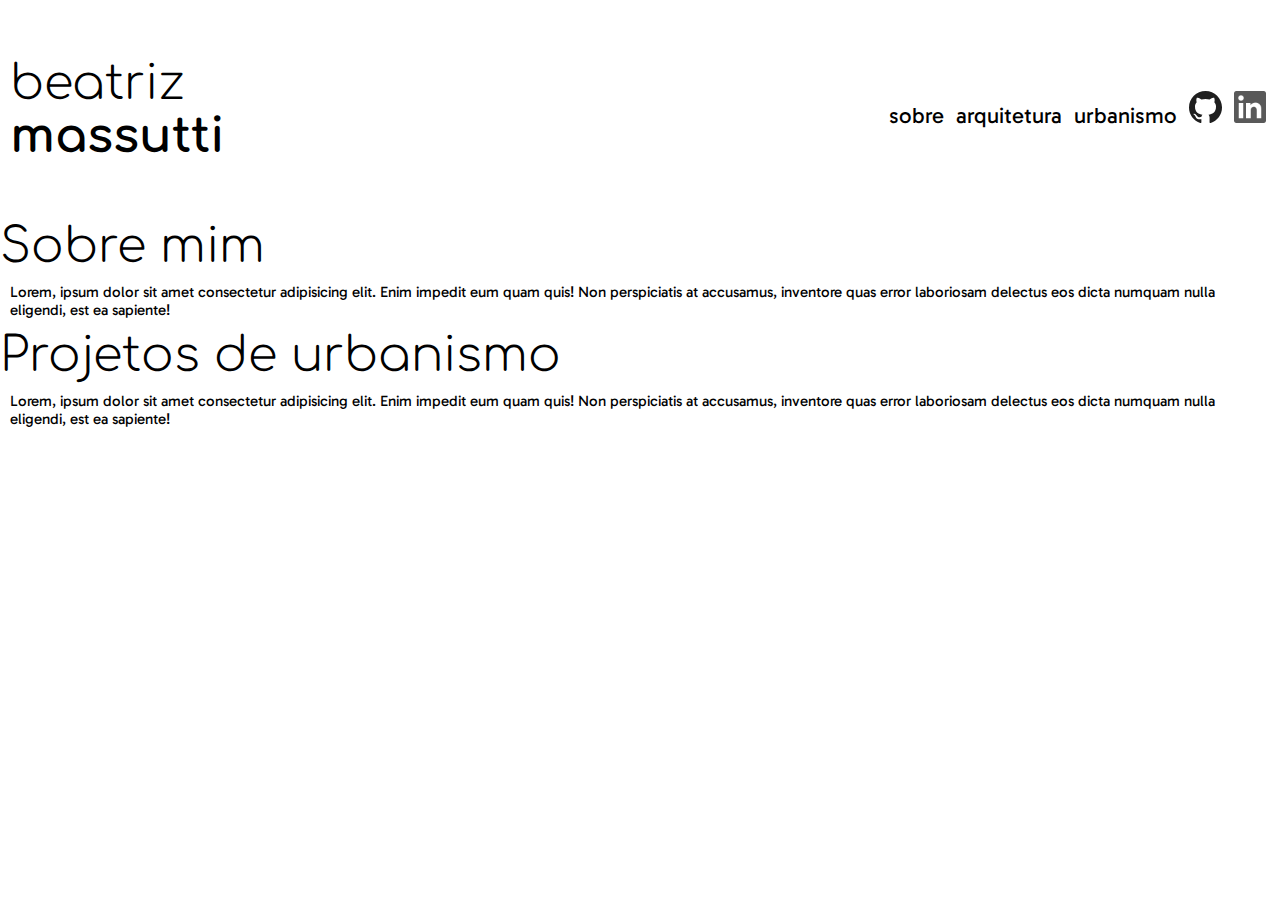
<file: index.html>
<!DOCTYPE html>
<html lang="en">
<head>
    <meta charset="UTF-8">
    <meta name="viewport" content="width=device-width, initial-scale=1.0">
    <title>Document</title>
    <link rel="stylesheet" href="main.css">
    <link rel="preconnect" href="https://fonts.googleapis.com">
    <link rel="preconnect" href="https://fonts.gstatic.com" crossorigin>
    <link href="https://fonts.googleapis.com/css2?family=Comfortaa:wght@300..700&family=Gabarito:wght@400..900&display=swap" rel="stylesheet">
</head>
<body>
    <header>
        <div class="container">
            <div>
                <h2>beatriz</h2>
                <h1>massutti</h1>
            </div>    
            <div>
                <nav>
                    <ul>
                        <li>
                            <a href="#about">sobre</a>
                        </li>
                        <li>
                            <a href="./arquitetura.html">arquitetura</a>
                        </li>
                        <li>
                            <a href="#urb">urbanismo</a>
                        </li>
                        <li>
                            <a href="https://github.com/bmassutti"><img src="./images/GitHub_Invertocat_Dark.svg" alt="Logo GitHub"></a>
                        </li>
                        <li>
                            <a href="https://www.linkedin.com/in/beatrizmassutti/"><img src="./images/In-Blue-48@2x.png" alt="Logo LinkedIn"></a>
                        </li>
                    </ul>
                </nav>
            </div>
        </div>
    </header>
    <section id="about">
        <h2>Sobre mim</h2>
        <div class="container">
            <p>
                Lorem, ipsum dolor sit amet consectetur adipisicing elit. Enim impedit eum quam quis! Non perspiciatis at accusamus, inventore quas error laboriosam delectus eos dicta numquam nulla eligendi, est ea sapiente!
            </p>
        </div>
    </section>
    <section id="urb">
        <h2>Projetos de urbanismo</h2>
        <div class="container">
            <p>
                Lorem, ipsum dolor sit amet consectetur adipisicing elit. Enim impedit eum quam quis! Non perspiciatis at accusamus, inventore quas error laboriosam delectus eos dicta numquam nulla eligendi, est ea sapiente!
            </p>
        </div>
    </section>
    <footer>
        <div class="container"></div>
    </footer>
</body>
</html>
</file>
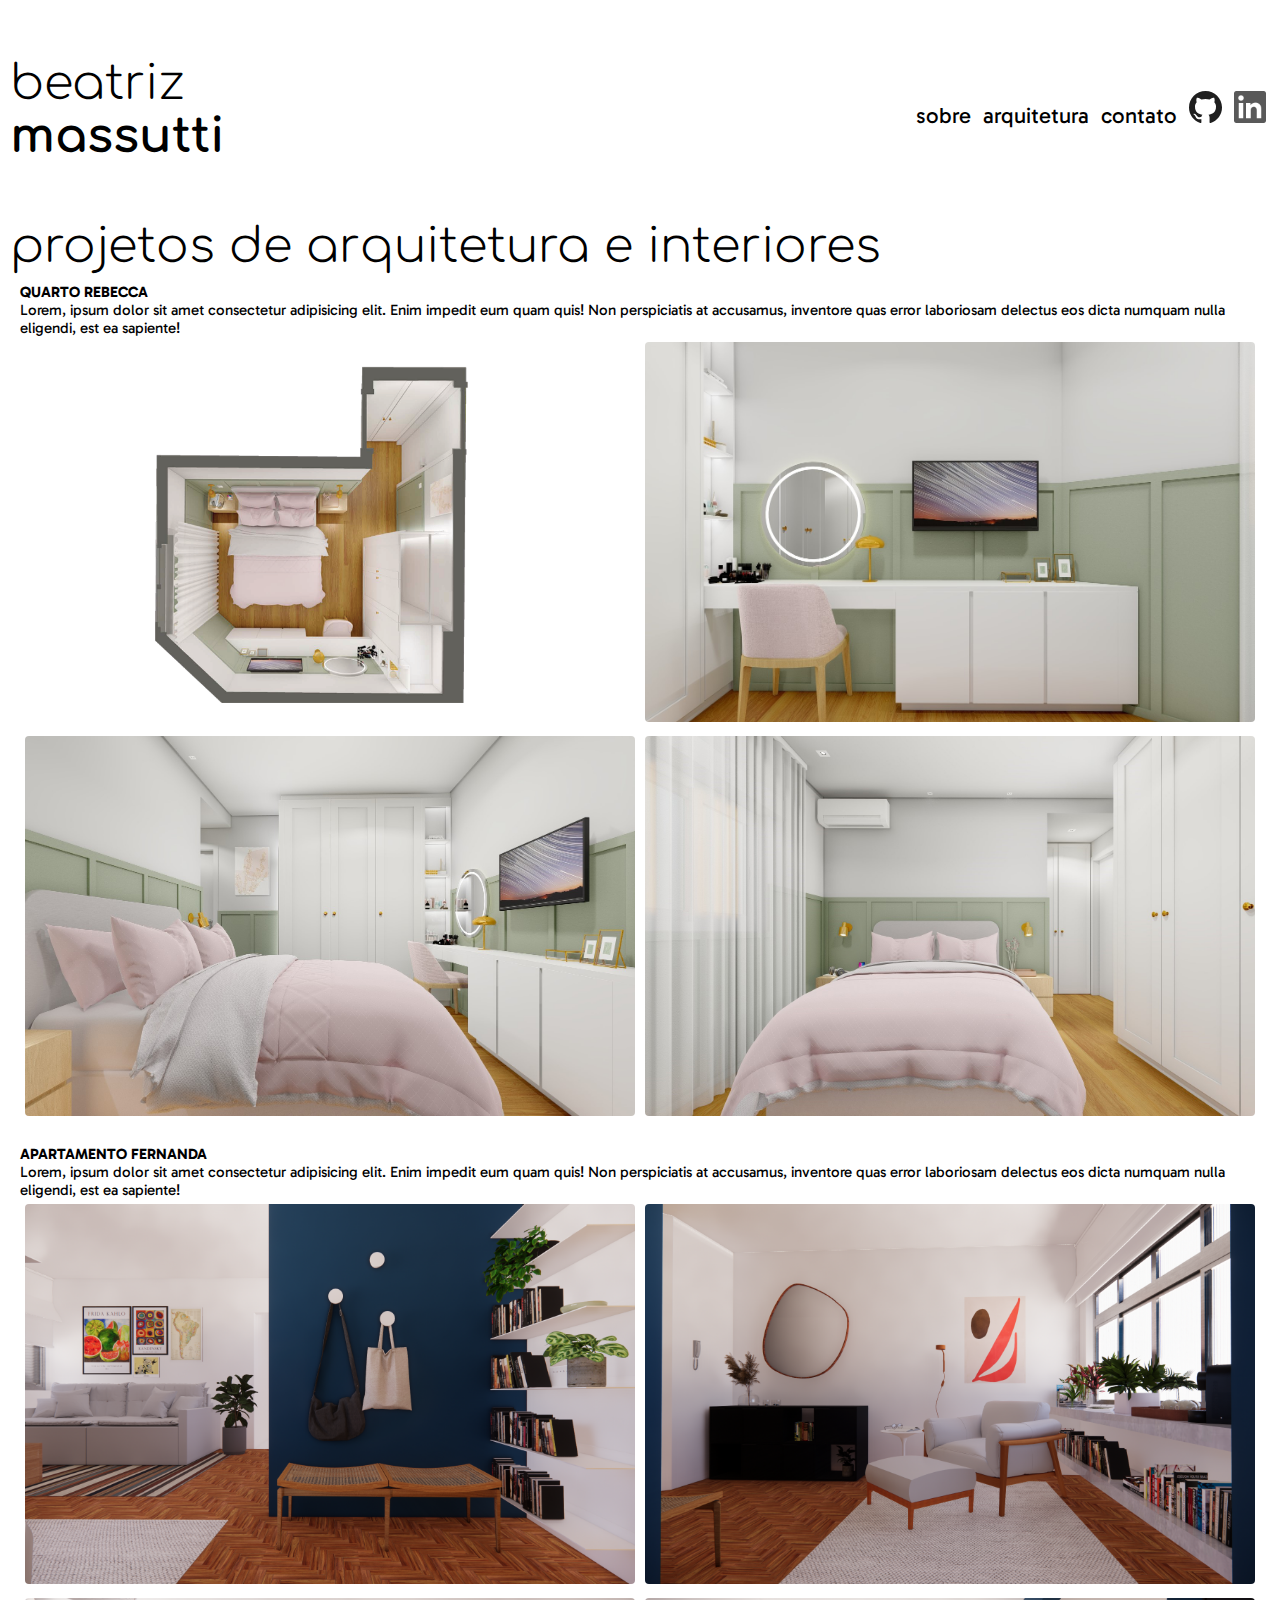
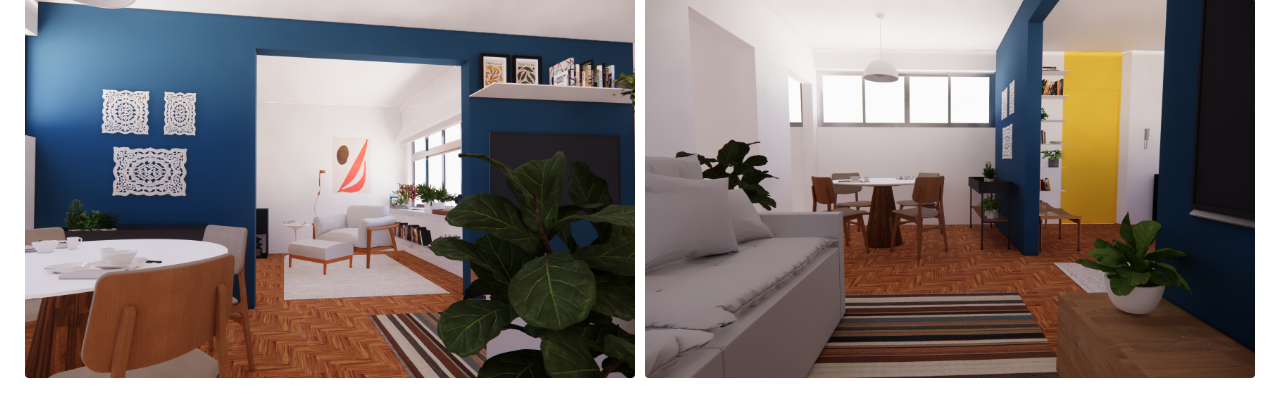
<file: arquitetura.html>
<!DOCTYPE html>
<html lang="en">
<head>
    <meta charset="UTF-8">
    <meta name="viewport" content="width=device-width, initial-scale=1.0">
    <title>Document</title>
    <link rel="stylesheet" href="main.css">
    <link rel="preconnect" href="https://fonts.googleapis.com">
    <link rel="preconnect" href="https://fonts.gstatic.com" crossorigin>
    <link href="https://fonts.googleapis.com/css2?family=Comfortaa:wght@300..700&family=Gabarito:wght@400..900&display=swap" rel="stylesheet">
</head>
<body>
    <header>
        <div class="container">
            <div>
                <h2>beatriz</h2>
                <h1>massutti</h1>
            </div>    
            <div>
                <nav>
                    <ul>
                        <li>
                            <a href="./sobre.html">sobre</a>
                        </li>
                        <li>
                            <a href="./arquitetura.html">arquitetura</a>
                        </li>
                        <li>
                            <a href="./contact.html">contato</a>
                        </li>
                        <li>
                            <a href="https://github.com/bmassutti"><img src="./images/GitHub_Invertocat_Dark.svg" alt="Logo GitHub"></a>
                        </li>
                        <li>
                            <a href="https://www.linkedin.com/in/beatrizmassutti/"><img src="./images/In-Blue-48@2x.png" alt="Logo LinkedIn"></a>
                        </li>
                    </ul>
                </nav>
            </div>
        </div>
    </header>
    <section>
        <div class="container">
            <h2>projetos de arquitetura e interiores</h2>
            <div class="container">
                <h3>QUARTO REBECCA</h3>
                <p>
                    Lorem, ipsum dolor sit amet consectetur adipisicing elit. Enim impedit eum quam quis! Non perspiciatis at accusamus, inventore quas error laboriosam delectus eos dicta numquam nulla eligendi, est ea sapiente!
                </p>
                <div class="c-image"><img src="./images/projeto_rebecca/Planta.png" alt="Imagem quarto"></div>
                <div class="c-image"><img src="./images/projeto_rebecca/rebecca_1 - Photo.jpg" alt="Imagem quarto"></div>
                <div class="c-image"><img src="./images/projeto_rebecca/rebecca_2 - Foto.jpg" alt="Imagem quarto"></div>
                <div class="c-image"><img src="./images/projeto_rebecca/rebecca_3.jpg" alt="Imagem quarto"></div>
            </div>
            <div class="container">
                <h3>APARTAMENTO FERNANDA</h3>
                <p>
                    Lorem, ipsum dolor sit amet consectetur adipisicing elit. Enim impedit eum quam quis! Non perspiciatis at accusamus, inventore quas error laboriosam delectus eos dicta numquam nulla eligendi, est ea sapiente!
                </p>
                <div class="c-image"><img src="./images/projeto_fe/Fe-05.png" alt="Imagem sala"></div>
                <div class="c-image"><img src="./images/projeto_fe/Fe-06.png" alt="Imagem sala"></div>
                <div class="c-image"><img src="./images/projeto_fe/Fe-07.png" alt="Imagem sala"></div>
                <div class="c-image"><img src="./images/projeto_fe/Fe-02.png" alt="Imagem sala"></div>
            </div>
        </div>
    </section>
    </body>
</html>
</file>
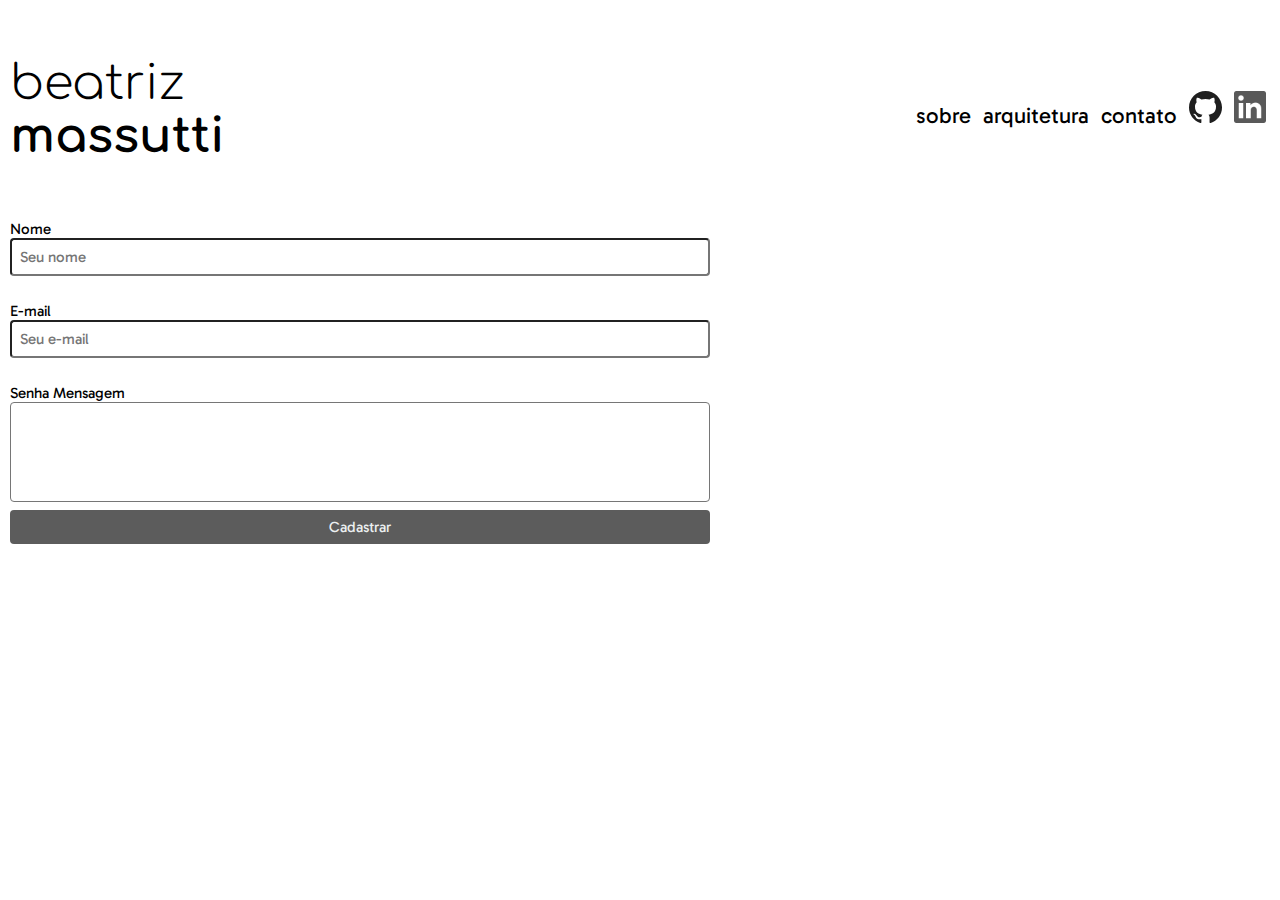
<file: contact.html>
<!DOCTYPE html>
<html lang="en">
<head>
    <meta charset="UTF-8">
    <meta name="viewport" content="width=device-width, initial-scale=1.0">
    <title>Document</title>
    <link rel="stylesheet" href="main.css">
    <link rel="preconnect" href="https://fonts.googleapis.com">
    <link rel="preconnect" href="https://fonts.gstatic.com" crossorigin>
    <link href="https://fonts.googleapis.com/css2?family=Comfortaa:wght@300..700&family=Gabarito:wght@400..900&display=swap" rel="stylesheet">
</head>
<body>
    <header>
    <div class="container">
        <div>
            <h2>beatriz</h2>
            <h1>massutti</h1>
        </div>    
        <div>
            <nav>
                <ul>
                    <li>
                        <a href="./sobre.html">sobre</a>
                    </li>
                    <li>
                        <a href="./arquitetura.html">arquitetura</a>
                    </li>
                    <li>
                        <a href="./contact.html">contato</a>
                    </li>
                    <li>
                        <a href="https://github.com/bmassutti"><img src="./images/GitHub_Invertocat_Dark.svg" alt="Logo GitHub"></a>
                    </li>
                    <li>
                        <a href="https://www.linkedin.com/in/beatrizmassutti/"><img src="./images/In-Blue-48@2x.png" alt="Logo LinkedIn"></a>
                    </li>
                </ul>
            </nav>
        </div>
    </div>
    </header>
    <section>
        <div class="container">
            <div id="contact">
                <form>
                    <label for="Nome">Nome</label>
                    <input id="Nome" type="text" placeholder="Seu nome"/><br />
                    <label for="email">E-mail</label>
                    <input id="email" type="email" placeholder="Seu e-mail"/><br />
                    <label for="senha">Senha</label>
                    <label for="Mensagem">Mensagem</label>
                    <textarea id="Mensagem"></textarea>
                    <button type="submit"> 
                        Cadastrar
                    </button>
                </form>
            </div>
        </div>        
    </section>
</body>
</html>
</file>
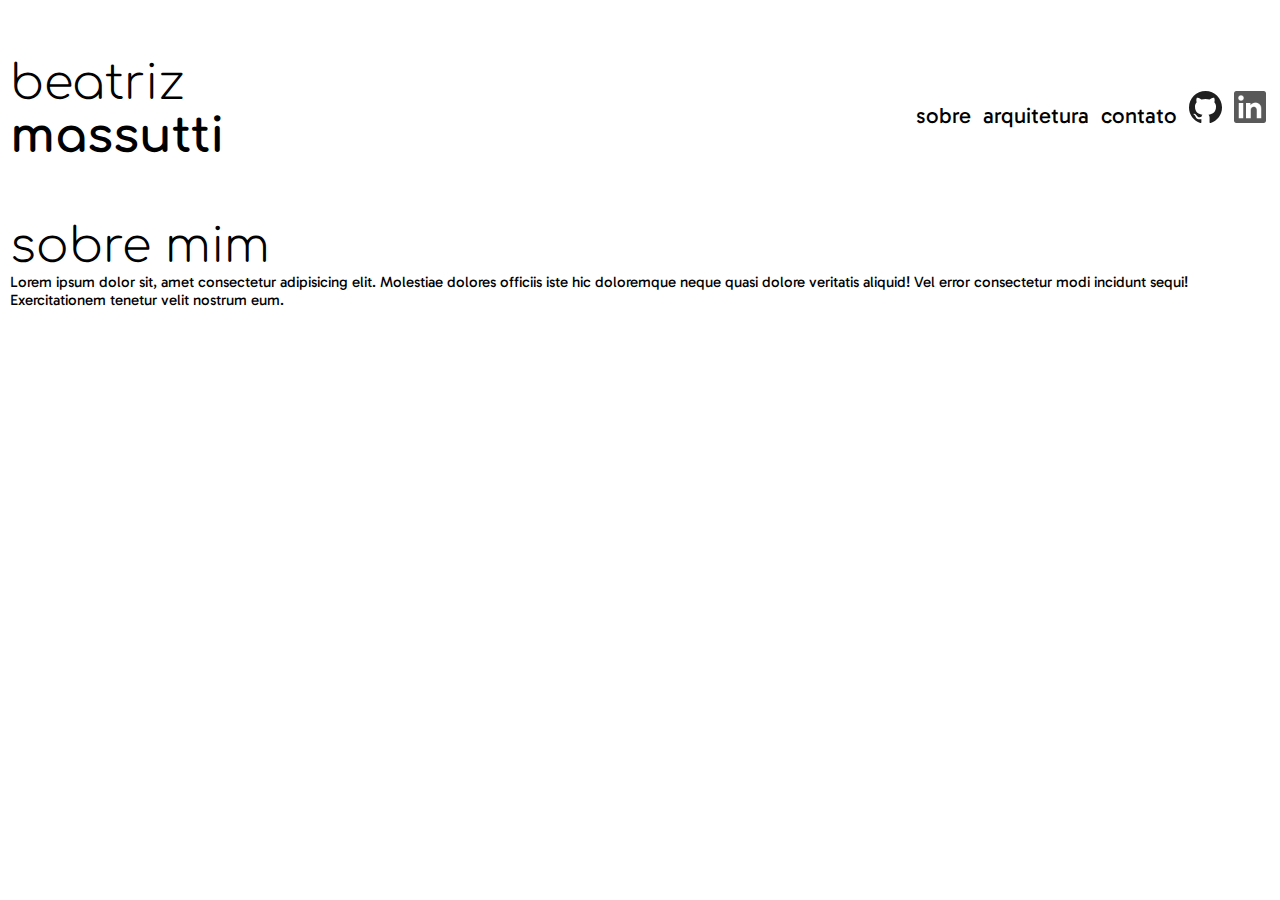
<file: sobre.html>
<!DOCTYPE html>
<html lang="en">
<head>
    <meta charset="UTF-8">
    <meta name="viewport" content="width=device-width, initial-scale=1.0">
    <title>Document</title>
    <link rel="stylesheet" href="main.css">
    <link rel="preconnect" href="https://fonts.googleapis.com">
    <link rel="preconnect" href="https://fonts.gstatic.com" crossorigin>
    <link href="https://fonts.googleapis.com/css2?family=Comfortaa:wght@300..700&family=Gabarito:wght@400..900&display=swap" rel="stylesheet">
</head>
<body>
    <header>
        <div class="container">
            <div>
                <h2>beatriz</h2>
                <h1>massutti</h1>
            </div>    
            <div>
                <nav>
                    <ul>
                        <li>
                            <a href="./sobre.html">sobre</a>
                        </li>
                        <li>
                            <a href="./arquitetura.html">arquitetura</a>
                        </li>
                        <li>
                            <a href="./contact.html">contato</a>
                        </li>
                        <li>
                            <a href="https://github.com/bmassutti"><img src="./images/GitHub_Invertocat_Dark.svg" alt="Logo GitHub"></a>
                        </li>
                        <li>
                            <a href="https://www.linkedin.com/in/beatrizmassutti/"><img src="./images/In-Blue-48@2x.png" alt="Logo LinkedIn"></a>
                        </li>
                    </ul>
                </nav>
            </div>
        </div>
    </header>
    <section>
        <div class="container">
            <h2>sobre mim</h2>
            <p>Lorem ipsum dolor sit, amet consectetur adipisicing elit. Molestiae dolores officiis iste hic doloremque neque quasi dolore veritatis aliquid! Vel error consectetur modi incidunt sequi! Exercitationem tenetur velit nostrum eum.</p>
        </div>
    </section>
</body>
</file>
<file: main.css>
/* Geral */

* { 
    margin: 0;
    padding: 0;
    box-sizing:border-box;
    font-family: 'Gabarito', sans-serif;
    font-size: 15px;
}

.container {
    display: flex;
    margin: 10px auto;
    padding: 0 10px;
    max-width: 1280px;
    width: 100%;
    justify-content: space-between;
    flex-wrap: wrap;
}

body h1 {
    font-family: 'Comfortaa', sans-serif;
    font-size: 48px;
    font-weight: 800;
}

body h2 {
    font-family: 'Comfortaa', sans-serif;
    font-size: 48px;
    font-weight: 100;
}

/* Cabeçalho */

header > .container {
    height: 200px;
    align-items: center;
}

header nav li {
    display: inline;
}

header nav li a {
    text-decoration: none;
    color: black;
    font-size: 22px;
    margin: auto 4px auto 4px;
}

header img {
    height: 32px;
    filter: grayscale(100%);
}

header img:hover,
header nav li a:hover {
    opacity: 0.5;
}

/* Landing page */

#landing {
    position: absolute;
    top: 50%;
    left: 50%;
    transform: translate(-50%, -50%);
}

/* Imagens portfolio */

.c-image {
    flex: 1 0 50%; 
    box-sizing: border-box;
    padding: 5px;
}

.c-image img { 
    width: 100%;
    height: 380px;
    object-fit: cover;
    border-radius:4px;
}

/* Formulário mensagem */

#contact {
    width: 100%;
    max-width: 700px;
}

form input, 
form button,
form textarea {
    display: block;
    width: 100%;
    margin-bottom: 8px;
    padding: 8px;
    resize: none;
    outline-color: #5c5c5c;
    border-radius: 4px;
}

form textarea {
    height: 100px;
}

form button { 
    background-color: #5c5c5c;
    color: #ecf0f1;
    border: none;
    cursor: pointer;
}

form button:hover {
    background-color: #a0a0a0;
}
</file>
